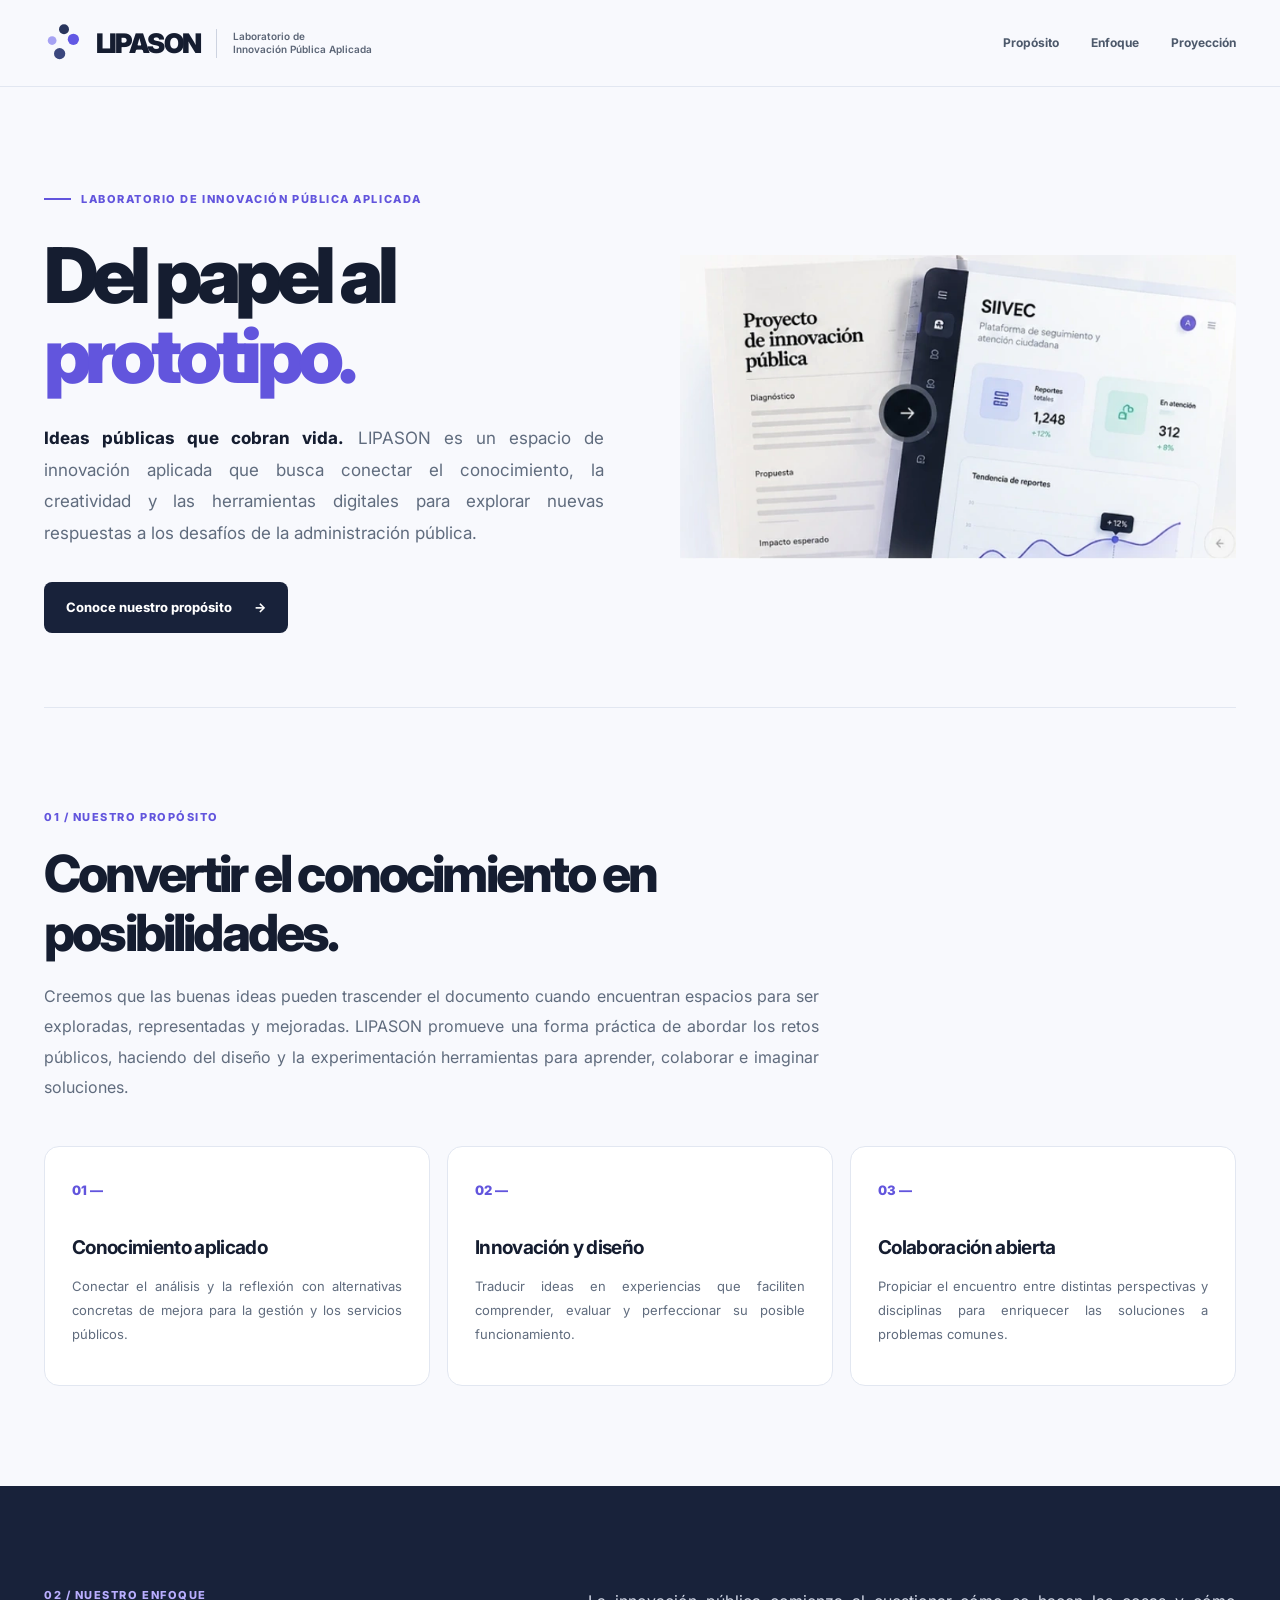
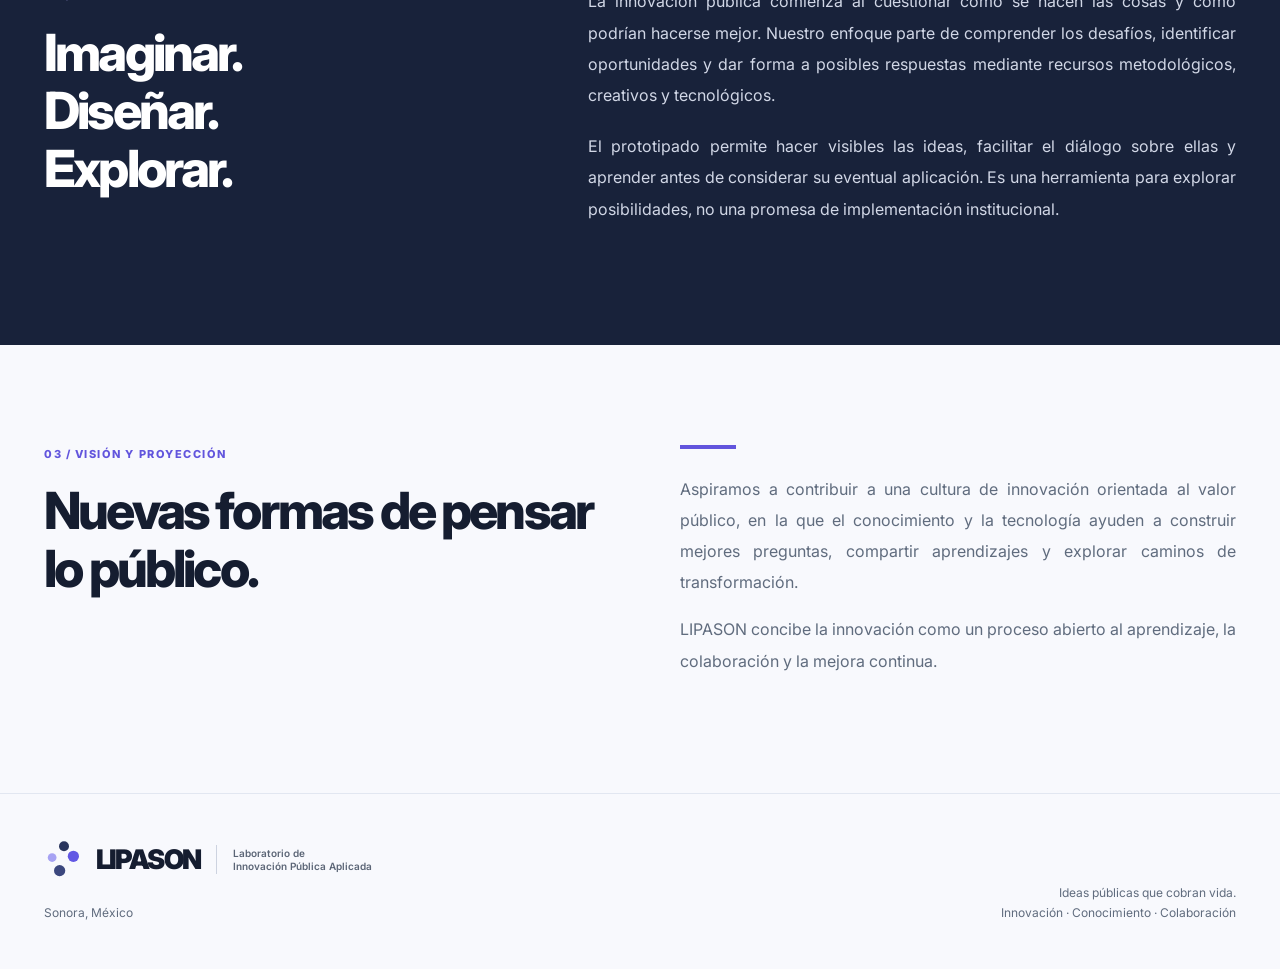
<file: index.html>
<!doctype html>
<html lang="es-MX">
<head>
  <meta charset="utf-8">
  <meta name="viewport" content="width=device-width, initial-scale=1, viewport-fit=cover">
  <meta name="theme-color" content="#f8f9fd">
  <meta name="description" content="LIPASON, Laboratorio de Innovación Pública Aplicada. Un espacio para transformar ideas en posibilidades de mejora para los asuntos públicos mediante conocimiento, colaboración y herramientas digitales.">
  <meta name="robots" content="index, follow, max-image-preview:large">
  <link rel="canonical" href="https://lipason.mx/">
  <meta property="og:type" content="website">
  <meta property="og:locale" content="es_MX">
  <meta property="og:site_name" content="LIPASON">
  <meta property="og:url" content="https://lipason.mx/">
  <meta property="og:title" content="LIPASON | Del papel al prototipo">
  <meta property="og:description" content="Laboratorio de Innovación Pública Aplicada. Conocimiento, diseño y tecnología para imaginar mejores soluciones públicas.">
  <meta property="og:image" content="https://lipason.mx/assets/hero-scene.webp">
  <meta name="twitter:card" content="summary_large_image">
  <meta name="twitter:title" content="LIPASON | Del papel al prototipo">
  <meta name="twitter:description" content="Ideas públicas que cobran vida mediante la innovación aplicada.">
  <title>LIPASON — Laboratorio de Innovación Pública Aplicada</title>
  <link rel="icon" href="assets/favicon.svg" type="image/svg+xml">
  <link rel="preconnect" href="https://fonts.googleapis.com">
  <link rel="preconnect" href="https://fonts.gstatic.com" crossorigin>
  <link href="https://fonts.googleapis.com/css2?family=Inter:wght@400;500;600;700;800;900&display=swap" rel="stylesheet">
  <style>
    :root{--paper:#f8f9fd;--ink:#151d30;--muted:#606c7e;--line:#e2e7f1;--accent:#6255dd;--accent-soft:#efedff;--navy:#18223a}
    *{box-sizing:border-box}
    html{scroll-behavior:smooth}
    body{margin:0;background:var(--paper);color:var(--ink);font-family:Inter,system-ui,-apple-system,BlinkMacSystemFont,"Segoe UI",sans-serif;line-height:1.65;-webkit-font-smoothing:antialiased}
    a{color:inherit;text-decoration:none}
    img{display:block;max-width:100%}
    .shell{width:min(100% - 88px,1240px);margin-inline:auto}
    .skip{position:absolute;left:14px;top:-120px;background:white;padding:12px;z-index:20}.skip:focus{top:12px}
    .header{border-bottom:1px solid var(--line);background:rgba(248,249,253,.98)}
    .nav{display:flex;justify-content:space-between;align-items:center;min-height:86px;gap:24px}
    .brand{display:flex;align-items:center;gap:12px}
    .brand img{width:40px;height:40px}
    .brand-name{font-weight:900;letter-spacing:-.07em;font-size:27px;line-height:1}
    .brand-line{height:29px;width:1px;background:#cdd3e0;margin-inline:4px}
    .brand-sub{font-size:10px;line-height:1.32;font-weight:600;color:#5b6576}
    .navlinks{display:flex;align-items:center;gap:32px;font-size:12px;font-weight:700;color:#4d596b}
    .navlinks a:hover,.footer a:hover{color:var(--accent)}
    .hero{display:grid;grid-template-columns:1.04fr .96fr;align-items:center;gap:34px;min-height:620px;padding-block:80px 60px}
    .eyebrow{display:inline-flex;align-items:center;gap:10px;font-size:11px;font-weight:800;letter-spacing:.14em;text-transform:uppercase;color:var(--accent)}
    .eyebrow:before{content:"";display:inline-block;width:27px;height:2px;background:currentColor}
    h1,h2,h3,p{margin-top:0}
    h1{font-size:clamp(55px,6vw,89px);line-height:1.035;letter-spacing:-.075em;font-weight:850;margin:28px 0}
    h1 em{font-style:normal;color:var(--accent)}
    .lead{font-size:17px;max-width:560px;color:var(--muted);line-height:1.86;margin-bottom:32px;text-align:justify}
    .lead strong{color:var(--ink);font-weight:750}
    .cta{display:inline-flex;align-items:center;gap:22px;padding:15px 22px;border-radius:8px;background:var(--navy);color:white;font-size:13px;font-weight:750;transition:transform .2s,background .2s}
    .cta:hover{background:#3b36a1;transform:translateY(-2px)}
    .art{position:relative}
    .art:before{content:"";position:absolute;z-index:-1;inset:12% 7%;border-radius:50%;background:radial-gradient(circle,#ebe8ff 10%,transparent 68%)}
    .art img{width:100%;height:auto;object-fit:contain}
    .rule{height:1px;background:var(--line)}
    .section{padding-block:100px}
    .section-top{max-width:775px}
    .kicker{display:block;color:var(--accent);text-transform:uppercase;letter-spacing:.14em;font-size:11px;font-weight:800;margin-bottom:18px}
    h2{font-size:clamp(35px,4vw,55px);line-height:1.14;letter-spacing:-.055em;font-weight:800;margin-bottom:20px}
    .section-top>p{font-size:16px;color:var(--muted);line-height:1.9;text-align:justify}
    .cards{display:grid;grid-template-columns:repeat(3,1fr);gap:17px;margin-top:44px}
    .card{border:1px solid var(--line);border-radius:15px;background:#fff;padding:29px 27px 33px;min-height:240px}
    .n{display:inline-block;font-size:13px;font-weight:850;color:var(--accent);margin-bottom:30px}
    .card h3{font-size:19px;letter-spacing:-.035em;margin-bottom:12px}
    .card p{font-size:13px;line-height:1.82;color:var(--muted);margin:0;text-align:justify}
    .band{background:var(--navy);color:#fff}
    .band-inner{display:grid;grid-template-columns:.85fr 1.15fr;gap:65px;align-items:start}
    .band .kicker{color:#b9aeff}
    .band h2{color:#fff}
    .band p{font-size:16px;line-height:1.95;color:#d1d7e6;text-align:justify;margin-bottom:20px}
    .future{display:grid;grid-template-columns:1fr 1fr;gap:80px;align-items:start}
    .future p{font-size:16px;color:var(--muted);line-height:1.95;text-align:justify}
    .accent-rule{width:56px;height:4px;background:var(--accent);margin-bottom:25px}
    .footer{border-top:1px solid var(--line);padding-block:46px}
    .footer-main{display:flex;justify-content:space-between;gap:22px;align-items:end}
     .footer-brand-wrap .brand{display:inline-flex}
    .footer-brand-wrap small{display:block;font-size:12px;color:var(--muted);margin:16px 0 0}
    .footer-meta{text-align:right;font-size:12px;color:var(--muted)}
    @media(max-width:900px){.shell{width:min(100% - 40px,1240px)}.navlinks{gap:16px}.hero{min-height:0;grid-template-columns:1fr;gap:18px;padding-block:65px 40px}.hero-copy{max-width:750px}.art{max-width:610px;margin:auto}.cards{grid-template-columns:1fr 1fr}.band-inner,.future{grid-template-columns:1fr;gap:18px}}
    @media(max-width:600px){.nav{min-height:76px}.brand img{width:34px;height:34px}.brand-name{font-size:24px}.brand-sub{font-size:8px}.brand-line{margin-inline:0}.navlinks{display:none}h1{font-size:clamp(52px,13vw,75px)}.hero{padding-block:55px 32px}.lead{font-size:15px}.section{padding-block:67px}.cards{grid-template-columns:1fr}.card{min-height:0}.future{gap:18px}.footer-main{align-items:start;flex-direction:column}.footer-meta{text-align:left}}
    @media(prefers-reduced-motion:reduce){html{scroll-behavior:auto}.cta{transition:none}}
  </style>
</head>
<body>
  <a class="skip" href="#contenido">Ir al contenido</a>
  <header class="header" id="inicio">
    <div class="shell nav">
      <a class="brand" href="#inicio" aria-label="LIPASON, inicio">
        <img src="assets/brand.svg" alt="" width="40" height="40">
        <span class="brand-name">LIPASON</span>
        <span class="brand-line" aria-hidden="true"></span>
        <span class="brand-sub">Laboratorio de<br>Innovación Pública Aplicada</span>
      </a>
      <nav class="navlinks" aria-label="Navegación principal">
        <a href="#proposito">Propósito</a>
        <a href="#enfoque">Enfoque</a>
        <a href="#proyeccion">Proyección</a>
      </nav>
    </div>
  </header>
  <main id="contenido">
    <section class="hero shell" aria-labelledby="titulo">
      <div class="hero-copy">
        <span class="eyebrow">Laboratorio de Innovación Pública Aplicada</span>
        <h1 id="titulo">Del papel al<br><em>prototipo.</em></h1>
        <p class="lead"><strong>Ideas públicas que cobran vida.</strong> LIPASON es un espacio de innovación aplicada que busca conectar el conocimiento, la creatividad y las herramientas digitales para explorar nuevas respuestas a los desafíos de la administración pública.</p>
        <a class="cta" href="#proposito">Conoce nuestro propósito <span aria-hidden="true">→</span></a>
      </div>
      <div class="art" aria-hidden="true">
        <img src="assets/hero-scene.webp" alt="" width="870" height="520" decoding="async" fetchpriority="high">
      </div>
    </section>
    <div class="shell"><div class="rule"></div></div>
    <section class="section shell" id="proposito" aria-labelledby="titulo-proposito">
      <div class="section-top">
        <span class="kicker">01 / Nuestro propósito</span>
        <h2 id="titulo-proposito">Convertir el conocimiento en posibilidades.</h2>
        <p>Creemos que las buenas ideas pueden trascender el documento cuando encuentran espacios para ser exploradas, representadas y mejoradas. LIPASON promueve una forma práctica de abordar los retos públicos, haciendo del diseño y la experimentación herramientas para aprender, colaborar e imaginar soluciones.</p>
      </div>
      <div class="cards">
        <article class="card"><span class="n">01 —</span><h3>Conocimiento aplicado</h3><p>Conectar el análisis y la reflexión con alternativas concretas de mejora para la gestión y los servicios públicos.</p></article>
        <article class="card"><span class="n">02 —</span><h3>Innovación y diseño</h3><p>Traducir ideas en experiencias que faciliten comprender, evaluar y perfeccionar su posible funcionamiento.</p></article>
        <article class="card"><span class="n">03 —</span><h3>Colaboración abierta</h3><p>Propiciar el encuentro entre distintas perspectivas y disciplinas para enriquecer las soluciones a problemas comunes.</p></article>
      </div>
    </section>
    <section class="section band" id="enfoque" aria-labelledby="titulo-enfoque">
      <div class="shell band-inner">
        <div><span class="kicker">02 / Nuestro enfoque</span><h2 id="titulo-enfoque">Imaginar.<br>Diseñar.<br>Explorar.</h2></div>
        <div>
          <p>La innovación pública comienza al cuestionar cómo se hacen las cosas y cómo podrían hacerse mejor. Nuestro enfoque parte de comprender los desafíos, identificar oportunidades y dar forma a posibles respuestas mediante recursos metodológicos, creativos y tecnológicos.</p>
          <p>El prototipado permite hacer visibles las ideas, facilitar el diálogo sobre ellas y aprender antes de considerar su eventual aplicación. Es una herramienta para explorar posibilidades, no una promesa de implementación institucional.</p>
        </div>
      </div>
    </section>
    <section class="section shell future" id="proyeccion" aria-labelledby="titulo-futuro">
      <div><span class="kicker">03 / Visión y proyección</span><h2 id="titulo-futuro">Nuevas formas de pensar lo público.</h2></div>
      <div><div class="accent-rule"></div><p>Aspiramos a contribuir a una cultura de innovación orientada al valor público, en la que el conocimiento y la tecnología ayuden a construir mejores preguntas, compartir aprendizajes y explorar caminos de transformación.</p><p>LIPASON concibe la innovación como un proceso abierto al aprendizaje, la colaboración y la mejora continua.</p></div>
    </section>
  </main>
  <footer class="footer">
    <div class="shell footer-main">
      <div class="footer-brand-wrap">
        <a class="brand" href="#inicio" aria-label="LIPASON, inicio">
        <img src="assets/brand.svg" alt="" width="40" height="40">
        <span class="brand-name">LIPASON</span>
        <span class="brand-line" aria-hidden="true"></span>
        <span class="brand-sub">Laboratorio de<br>Innovación Pública Aplicada</span>
      </a>
        <small>Sonora, México</small>
      </div>
      <div class="footer-meta">Ideas públicas que cobran vida.<br>Innovación · Conocimiento · Colaboración</div>
    </div>
  </footer>
</body>
</html>
</file>
